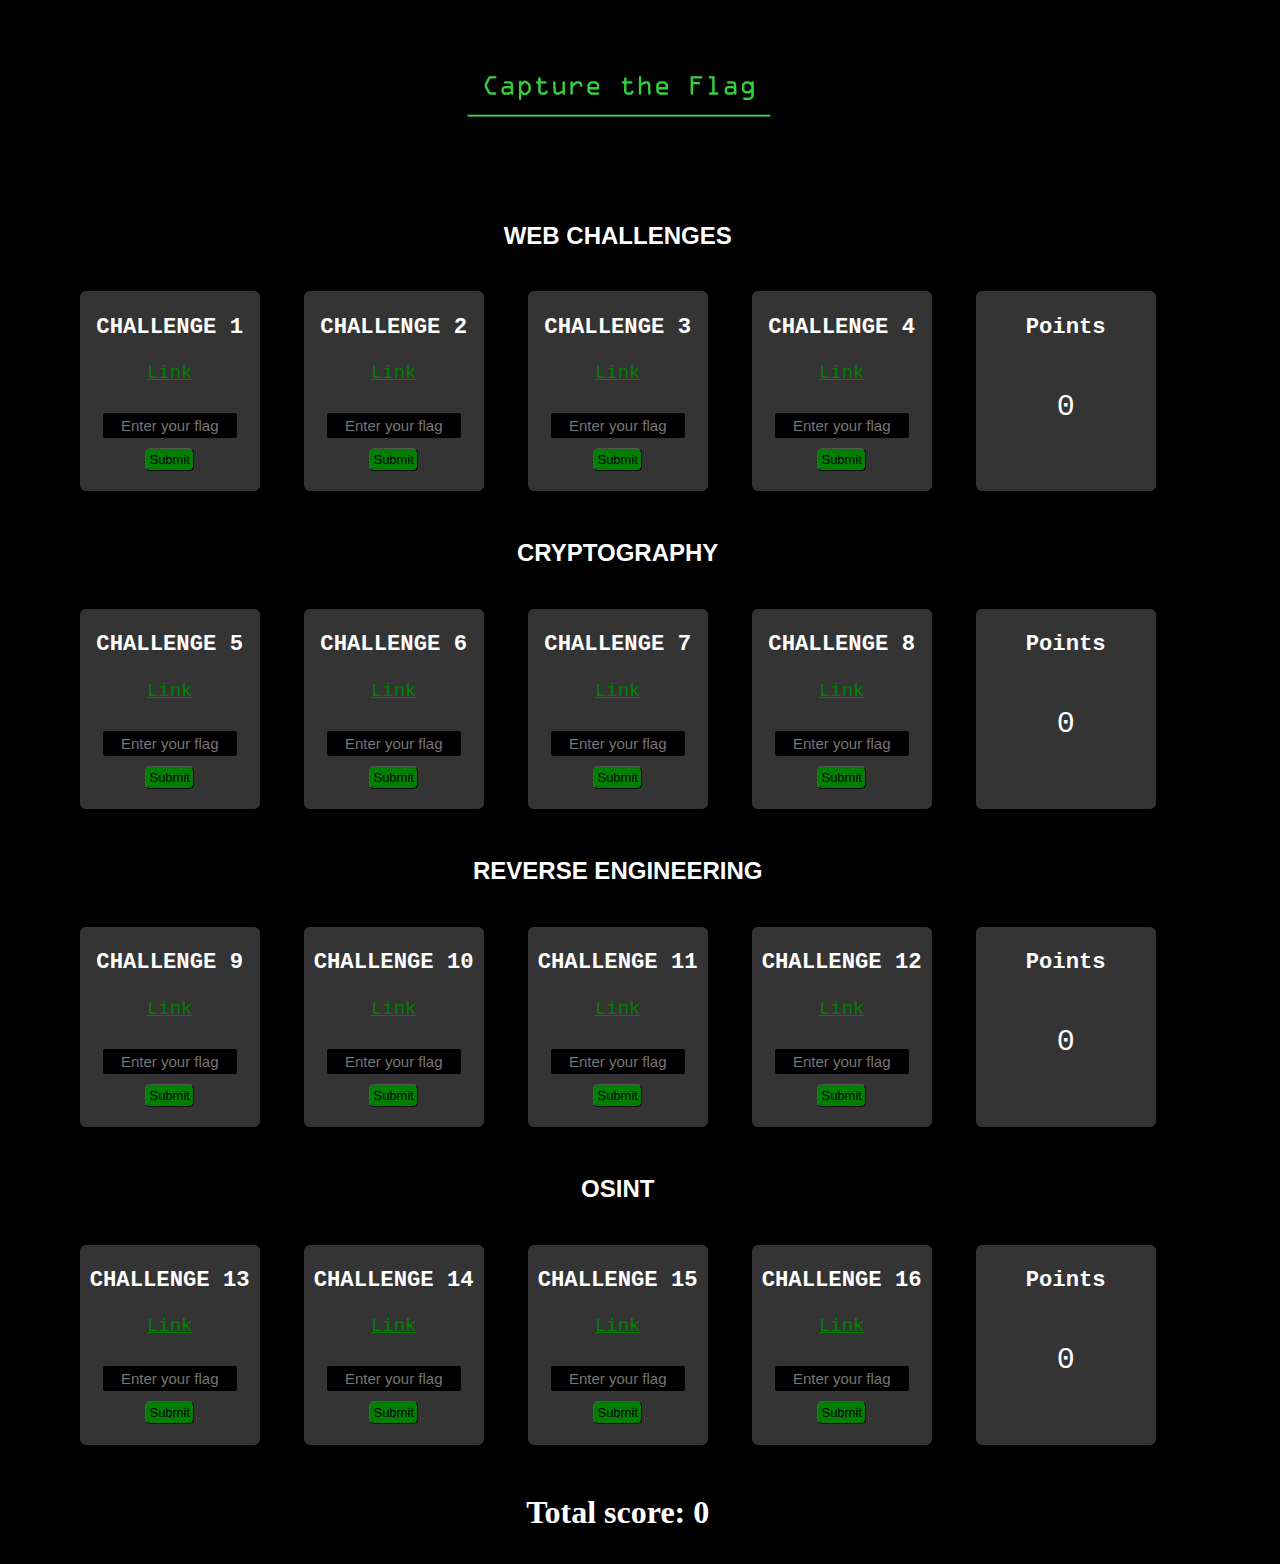
<file: index.html>
<!DOCTYPE html>
<html>
<head>
    <meta charset='utf-8'>
    <meta http-equiv='X-UA-Compatible' content='IE=edge'>
    <title>CTF</title>
    <meta name='viewport' content='width=device-width, initial-scale=1'>
    <link rel='stylesheet' type='text/css' media='screen' href='style.css'>
    <script src='main.js'></script>
    <script src="https://www.myersdaily.org/joseph/javascript/md5.js"></script>
</head>
<body>
    <div class="container"><img src="ctf.jpeg" id="heading"></div>
    <div class="container">
        <h2>WEB CHALLENGES</h2>
        <div class="box">
            <div class="square">
                <h3>CHALLENGE 1</h3>
                <a href="challenge1/index.html" target="_blank">Link</a>
                <p>
                    <input type="text" id="flag1" placeholder="Enter your flag">
                    <button id="btn1" onclick="c1(); total();">Submit</button>
                </p>
            </div>
            <div class="square">
                <h3>CHALLENGE 2</h3>
                <a href="challenge2/index.html" target="_blank">Link</a>
                <p>
                    <input type="text" id="flag2" placeholder="Enter your flag">
                    <button id="btn2" onclick="c2(); total();">Submit</button>
                </p>
            </div>
            <div class="square">
                <h3>CHALLENGE 3</h3>
                <a href="challenge9/index.html" target="_blank">Link</a>
                <p>
                    <input type="text" id="flag3" placeholder="Enter your flag">
                    <button id="btn3" onclick="c3(); total();">Submit</button>
                </p>
            </div>
            <div class="square">
                <h3>CHALLENGE 4</h3>
                <a href="challenge10/index.html" target="_blank">Link</a>
                <p>
                    <input type="text" id="flag4" placeholder="Enter your flag">
                    <button id="btn4" onclick="c4(); total();">Submit</button>
                </p>
            </div>
            <div class="square points">
                <h3>Points</h3>
                <p id="web">0</p>                
            </div>
        </div>
    </div>
    <div class="container">
        <h2>CRYPTOGRAPHY</h2>
        <div class="box">
            <div class="square">
                <h3>CHALLENGE 5</h3>
                <a href="challenge3/index.html" target="_blank">Link</a>
                <p>
                    <input type="text" id="flag5" placeholder="Enter your flag">
                    <button id="btn5" onclick="c5(); total();">Submit</button>
                </p>
            </div>
            <div class="square">
                <h3>CHALLENGE 6</h3>
                <a href="challenge5/index.html" target="_blank">Link</a>
                <p>
                    <input type="text" id="flag6" placeholder="Enter your flag">
                    <button id="btn6" onclick="c6(); total();">Submit</button>
                </p>
            </div>
            <div class="square">
                <h3>CHALLENGE 7</h3>
                <a href="challenge12/index.html" target="_blank">Link</a>
                <p>
                    <input type="text" id="flag7" placeholder="Enter your flag">
                    <button id="btn7" onclick="c7(); total();">Submit</button>
                </p>
            </div>
            <div class="square">
                <h3>CHALLENGE 8</h3>
                <a href="challenge8/index.html" target="_blank">Link</a>
                <p>
                    <input type="text" id="flag8" placeholder="Enter your flag">
                    <button id="btn8" onclick="c8(); total();">Submit</button>
                </p>
            </div>
            <div class="square points">
                <h3>Points</h3>
                <p id="crypto">0</p>                
            </div>
        </div>
    </div>
    <div class="container">
        <h2>REVERSE ENGINEERING</h2>
        <div class="box">
            <div class="square">
                <h3>CHALLENGE 9</h3>
                <a href="challenge4/index.html" target="_blank">Link</a>
                <p>
                    <input type="text" id="flag9" placeholder="Enter your flag">
                    <button id="btn9" onclick="c9(); total();">Submit</button>
                </p>
            </div>
            <div class="square">
                <h3>CHALLENGE 10</h3>
                <a href="challenge7/index.html" target="_blank">Link</a>
                <p>
                    <input type="text" id="flag10" placeholder="Enter your flag">
                    <button id="btn10" onclick="c10(); total();">Submit</button>
                </p>
            </div>
            <div class="square">
                <h3>CHALLENGE 11</h3>
                <a href="#" target="_blank">Link</a>
                <p>
                    <input type="text" id="flag11" placeholder="Enter your flag">
                    <button id="btn11" onclick="c11(); total();">Submit</button>
                </p>
            </div>
            <div class="square">
                <h3>CHALLENGE 12</h3>
                <a href="#" target="_blank">Link</a>
                <p>
                    <input type="text" id="flag12" placeholder="Enter your flag">
                    <button id="btn12" onclick="c12(); total();">Submit</button>
                </p>
            </div>
            <div class="square points">
                <h3>Points</h3>
                <p id="reverse">0</p>                
            </div>
        </div>
    </div>
    <div class="container">
        <h2>OSINT</h2>
        <div class="box">
            <div class="square">
                <h3>CHALLENGE 13</h3>
                <a href="challenge6/index.html" target="_blank">Link</a>
                <p>
                    <input type="text" id="flag13" placeholder="Enter your flag">
                    <button id="btn13" onclick="c13(); total();">Submit</button>
                </p>
            </div>
            <div class="square">
                <h3>CHALLENGE 14</h3>
                <a href="challenge8/index.html" target="_blank">Link</a>
                <p>
                    <input type="text" id="flag14" placeholder="Enter your flag">
                    <button id="btn14" onclick="c14(); total();">Submit</button>
                </p>
            </div>
            <div class="square">
                <h3>CHALLENGE 15</h3>
                <a href="#" target="_blank">Link</a>
                <p>
                    <input type="text" id="flag15" placeholder="Enter your flag">
                    <button id="btn15" onclick="c15(); total();">Submit</button>
                </p>
            </div>
            <div class="square">
                <h3>CHALLENGE 16</h3>
                <a href="#" target="_blank">Link</a>
                <p>
                    <input type="text" id="flag16" placeholder="Enter your flag">
                    <button id="btn16" onclick="c16(); total();">Submit</button>
                </p>
            </div>
            <div class="square points">
                <h3>Points</h3>
                <p id="osint">0</p>                
            </div>
        </div>
    </div>
    <div class="container">
        <h1>Total score: <span id="total">0</span></h1>
    </div>
</body>
</html>
</file>
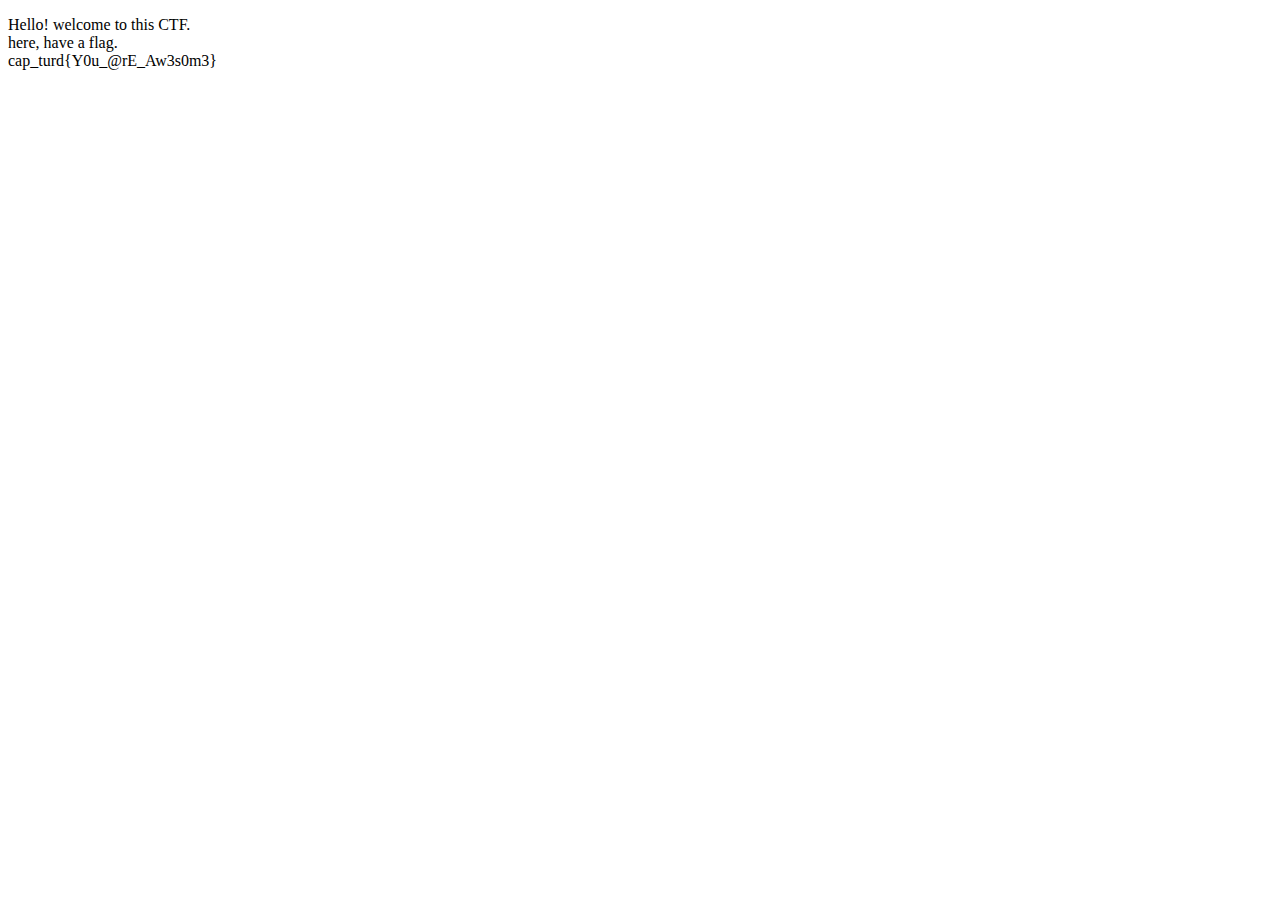
<file: challenge1/index.html>
<!DOCTYPE html>
<html lang="en">
<head>
    <meta charset="UTF-8">
    <meta http-equiv="X-UA-Compatible" content="IE=edge">
    <meta name="viewport" content="width=device-width, initial-scale=1.0">
    <title>challenge 1</title>
</head>
<body>
    <p>Hello! welcome to this CTF. <br>
    here, have a flag. <br>
    cap_turd{Y0u_@rE_Aw3s0m3}
    </p>
</body>
</html>
</file>
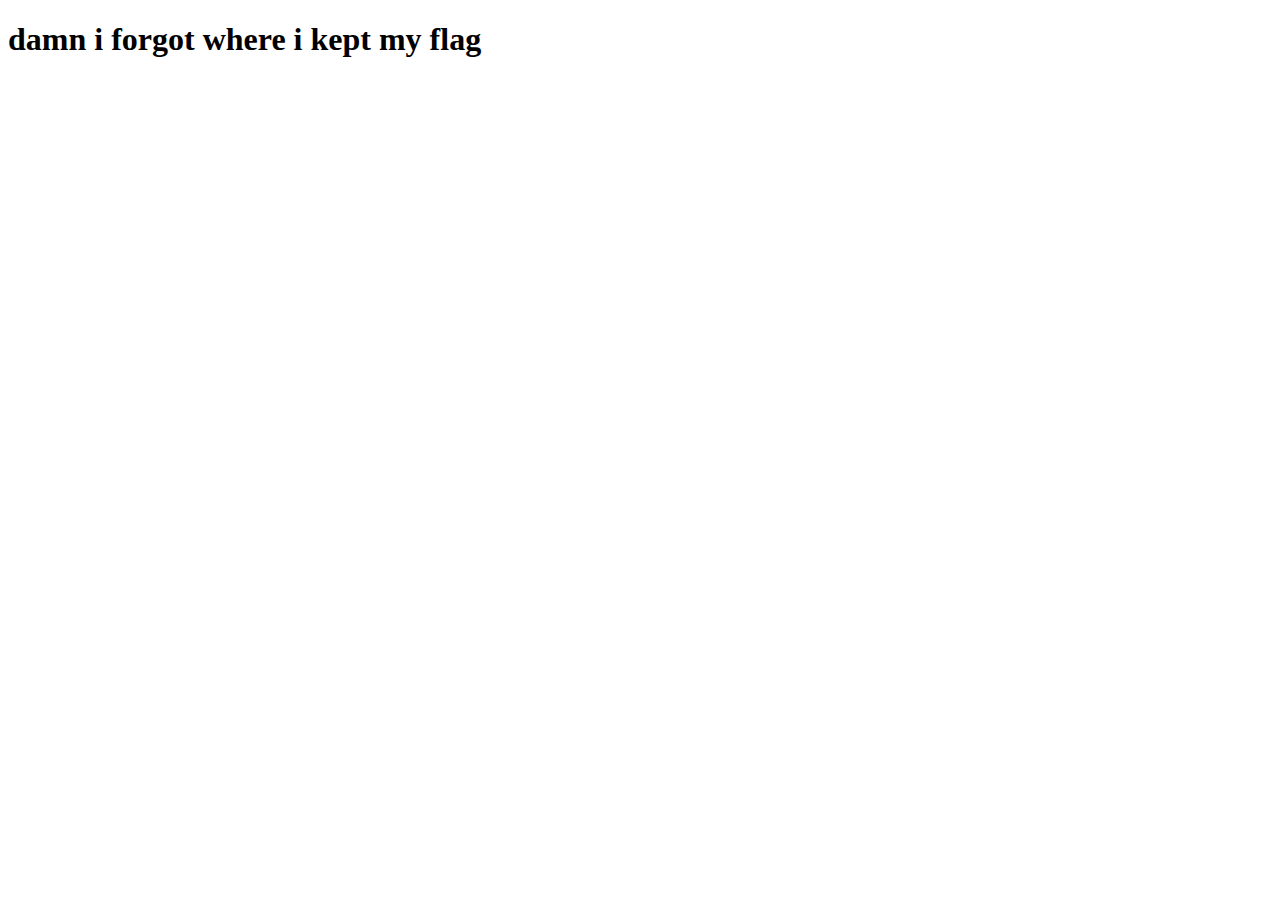
<file: challenge10/index.html>
<!DOCTYPE html>
<html lang="en">
<head>
    <meta charset="UTF-8">
    <meta http-equiv="X-UA-Compatible" content="IE=edge">
    <meta name="viewport" content="width=device-width, initial-scale=1.0">
    <title>shhh...</title>
</head>
<body>
    <h1>damn i forgot where i kept my flag</h1>
</body>
</html>
</file>
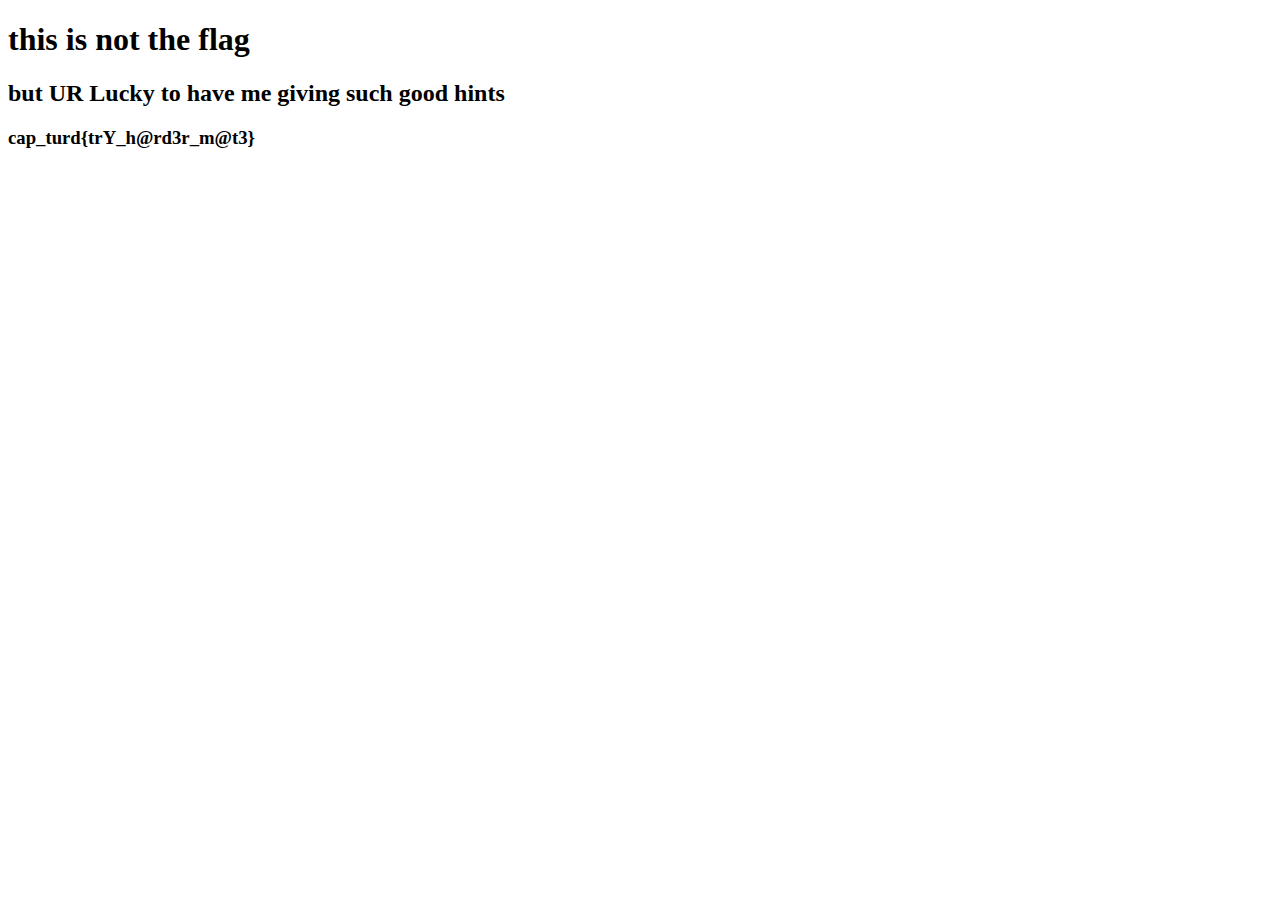
<file: challenge12/index.html>
<!DOCTYPE html>
<html lang="en">
<head>
    <meta charset="UTF-8">
    <meta http-equiv="X-UA-Compatible" content="IE=edge">
    <meta name="viewport" content="width=device-width, initial-scale=1.0">
    <title>here</title>
</head>
<body>
    <h1>this is not the flag</h1>
    <h2>but UR Lucky to have me giving such good hints</h2>
    <h3>cap_turd{trY_h@rd3r_m@t3}</h3>
</body>
</html>
</file>
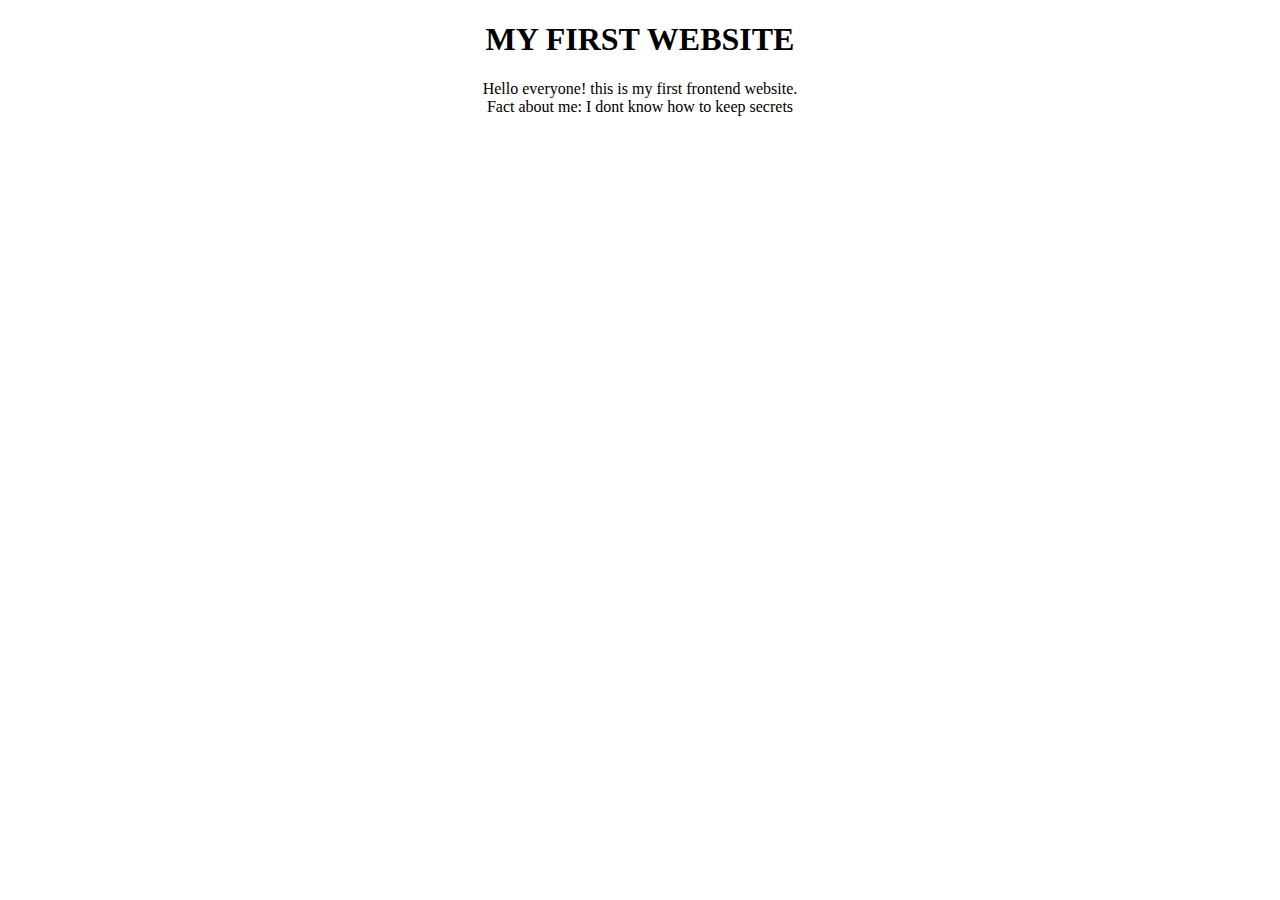
<file: challenge2/index.html>
<!DOCTYPE html>
<html lang="en">
<head>
    <meta charset="UTF-8">
    <meta http-equiv="X-UA-Compatible" content="IE=edge">
    <meta name="viewport" content="width=device-width, initial-scale=1.0">
    <link rel="stylesheet" href="style.css">
    <title>challenge 2</title>
</head>
<body>

    <h1>MY FIRST WEBSITE</h1>
    <P>Hello everyone! this is my first frontend website.<br>
    Fact about me: I dont know how to keep secrets
    </P>
    <p id="price"></p>
    <form id="hehe">
        <input type="text" name="secret" id="secret" placeholder="secret" hidden>
        <input type="submit" value="hehehe" id="submit" hidden>
    </form>
    <script src="https://www.myersdaily.org/joseph/javascript/md5.js"></script>
    <script src="main.js"></script>
    
</body>
</html>
</file>
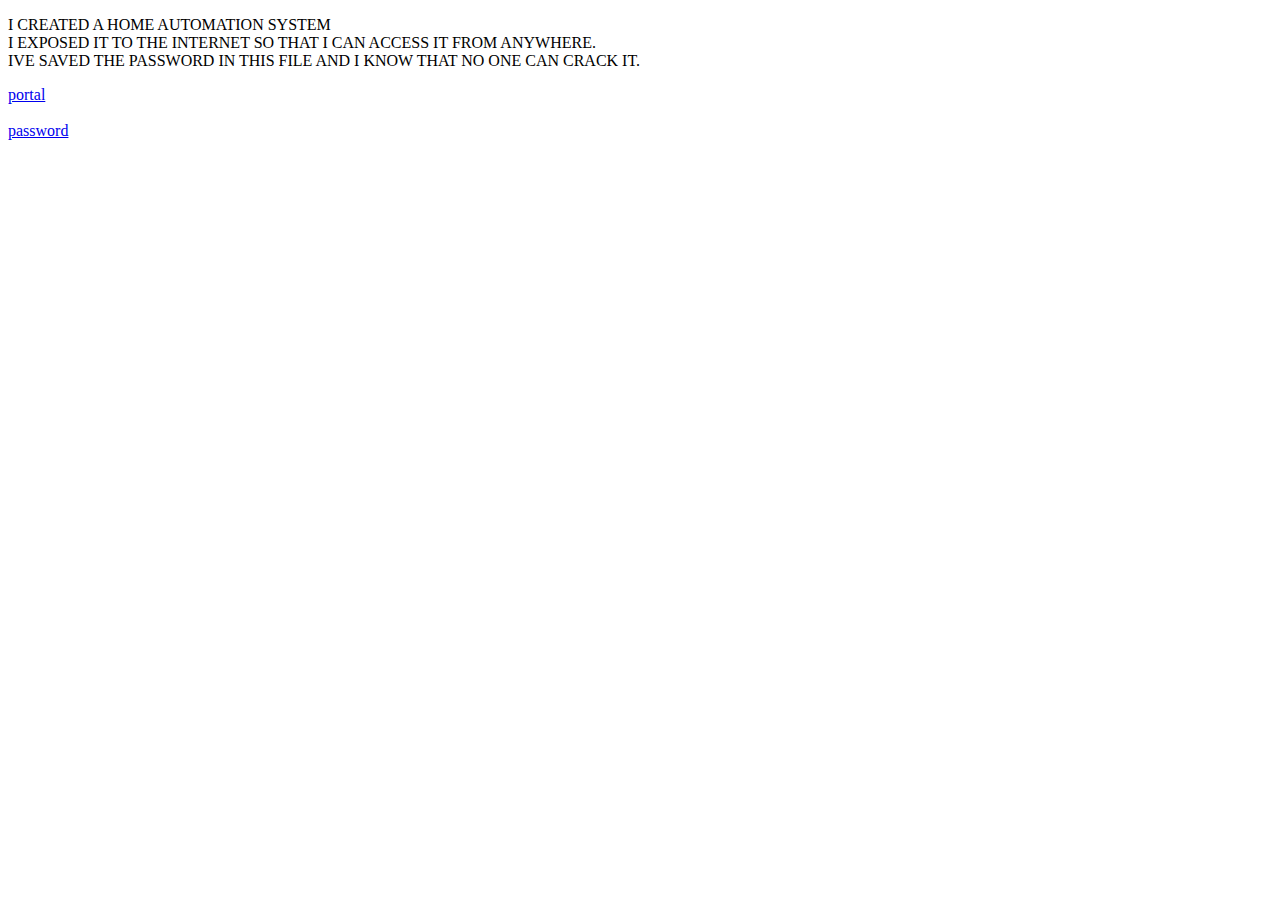
<file: challenge3/index.html>
<!DOCTYPE html>
<html lang="en">
<head>
    <meta charset="UTF-8">
    <meta http-equiv="X-UA-Compatible" content="IE=edge">
    <meta name="viewport" content="width=device-width, initial-scale=1.0">
    <title>challenge 3</title>
</head>
<body>
    <p>I CREATED A HOME AUTOMATION SYSTEM <BR>
    I EXPOSED IT TO THE INTERNET SO THAT I CAN ACCESS IT FROM ANYWHERE. <BR>
    IVE SAVED THE PASSWORD IN THIS FILE AND I KNOW THAT NO ONE CAN CRACK IT.
    </p>
    <!-- <form method="get" action="suriya.jpeg">
        <button type="submit">PASSWORD</button>
     </form> -->
     <a href="https://terminal-portfolio.netlify.app/admin.html" target="_blank">portal</a><br><br>
     <a href="suriya.jpeg" download="suriya.jpeg" target="_blank">password</a>
</body>
</html>
</file>
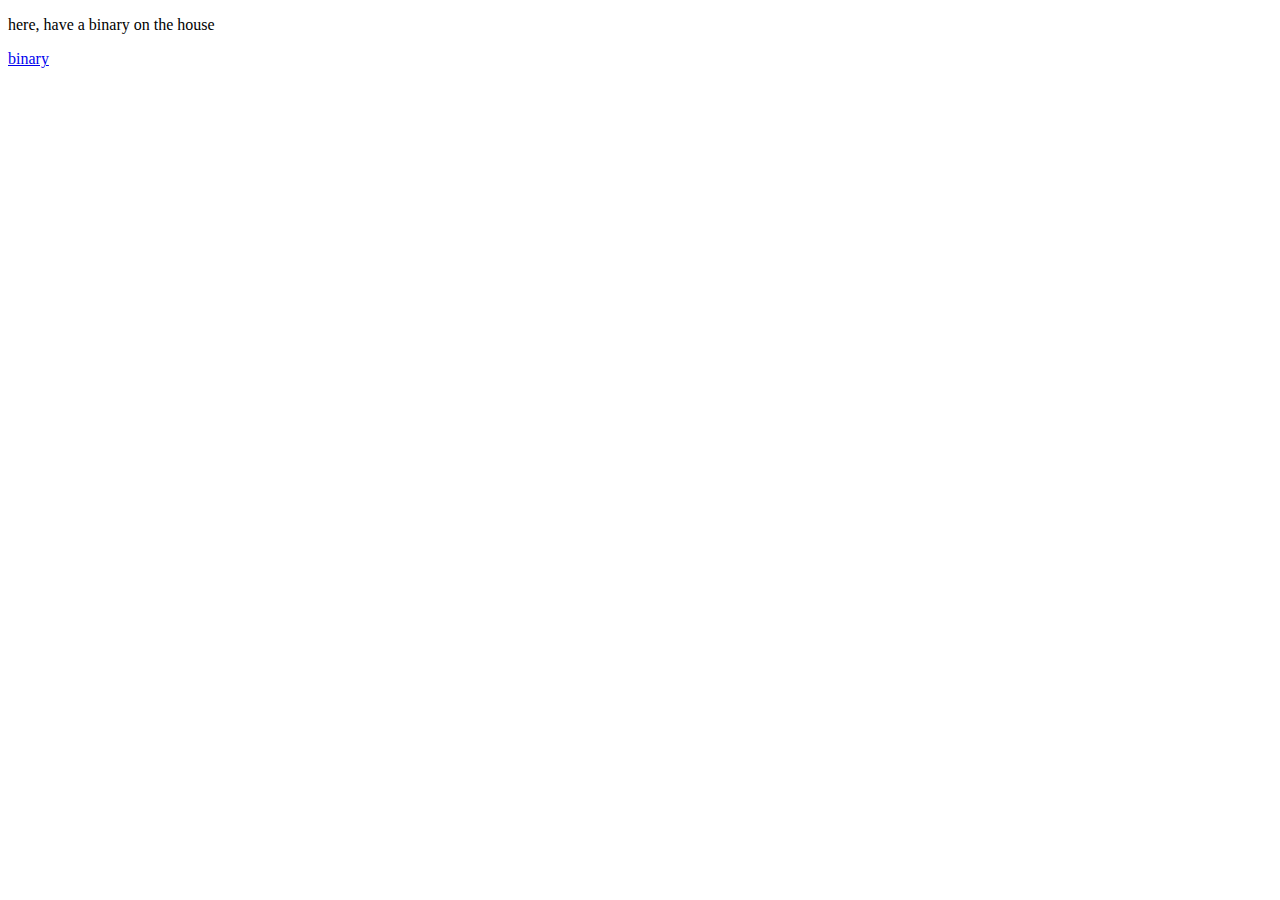
<file: challenge4/index.html>
<!DOCTYPE html>
<html lang="en">
<head>
    <meta charset="UTF-8">
    <meta http-equiv="X-UA-Compatible" content="IE=edge">
    <meta name="viewport" content="width=device-width, initial-scale=1.0">
    <title>Challenge 4</title>
</head>
<body>
    <p>here, have a binary on the house</p>
    <a href="GGWPEz" download="GGWPEz" target="_blank">binary</a>
</body>
</html>
</file>
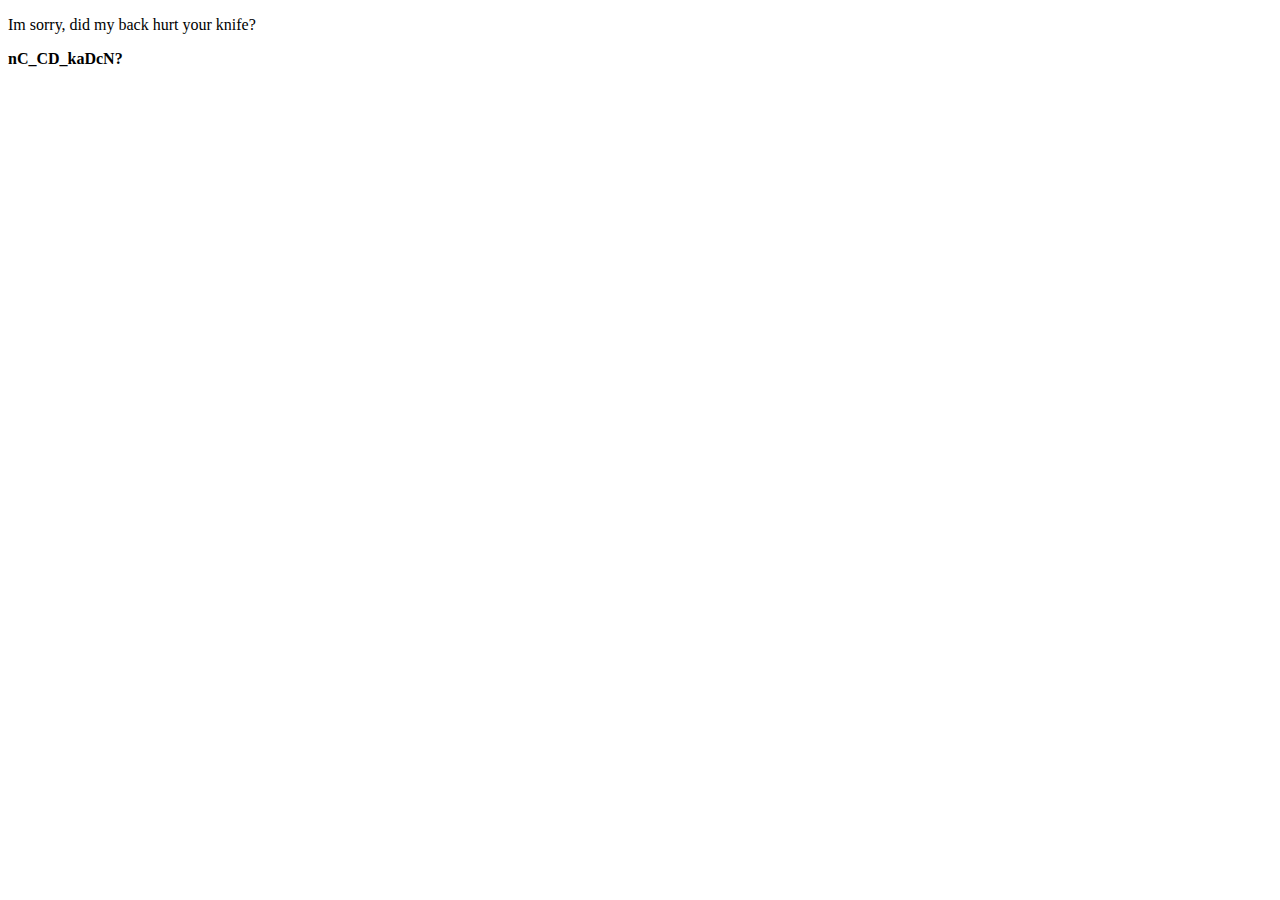
<file: challenge5/index.html>
<!DOCTYPE html>
<html lang="en">
<head>
    <meta charset="UTF-8">
    <meta http-equiv="X-UA-Compatible" content="IE=edge">
    <meta name="viewport" content="width=device-width, initial-scale=1.0">
    <title>bruteforce</title>
</head>
<body>
    <p>Im sorry, did my back hurt your knife?</p>
    <p><b>nC_CD_kaDcN?</b></p>
</body>
</html>
</file>
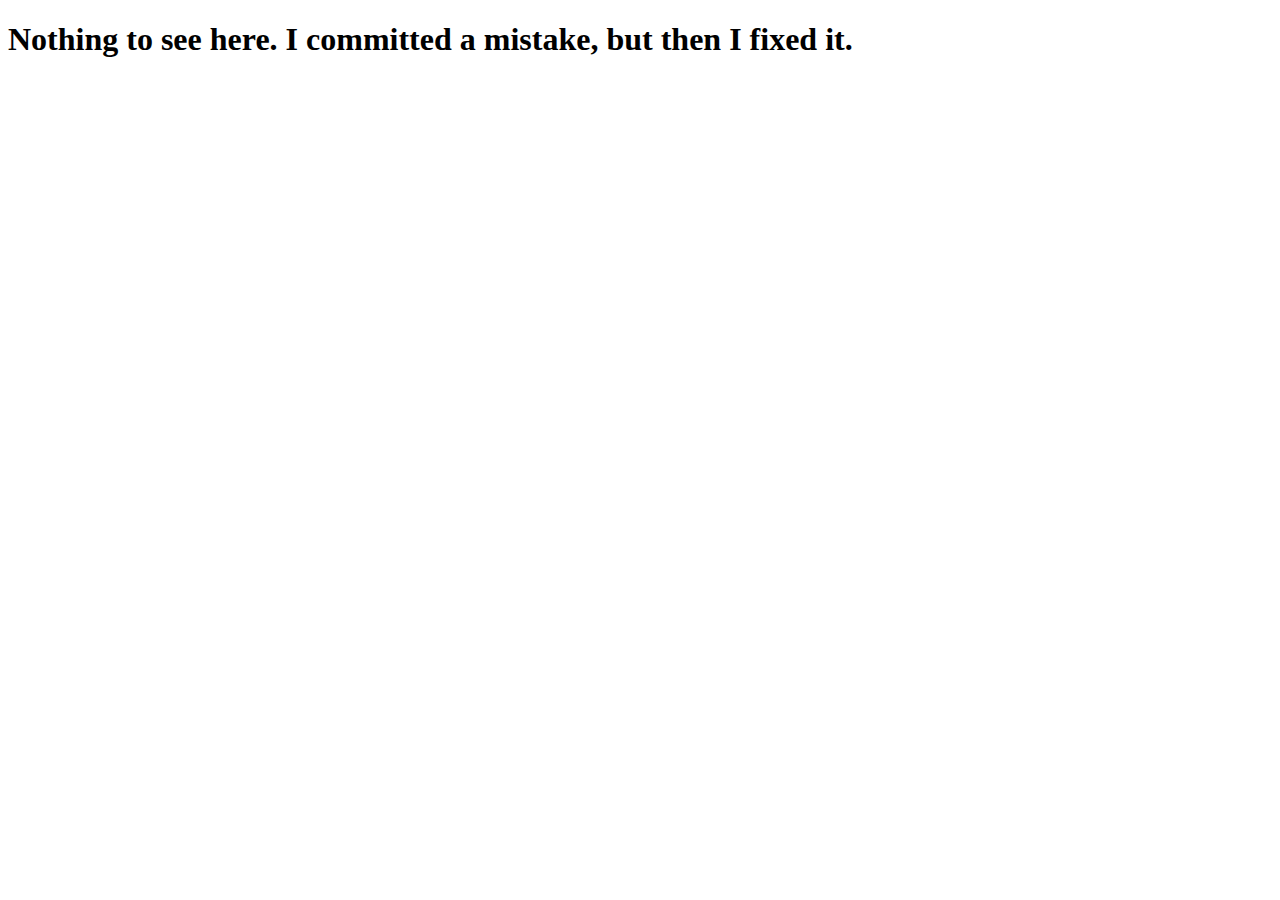
<file: challenge6/index.html>
<!DOCTYPE html>
<html lang="en">
<head>
    <meta charset="UTF-8">
    <meta http-equiv="X-UA-Compatible" content="IE=edge">
    <meta name="viewport" content="width=device-width, initial-scale=1.0">
    <title>OSINT</title>
</head>
<body>
    <h1>Nothing to see here. I committed a mistake, but then I fixed it.</h1>
</body>
</html>
</file>
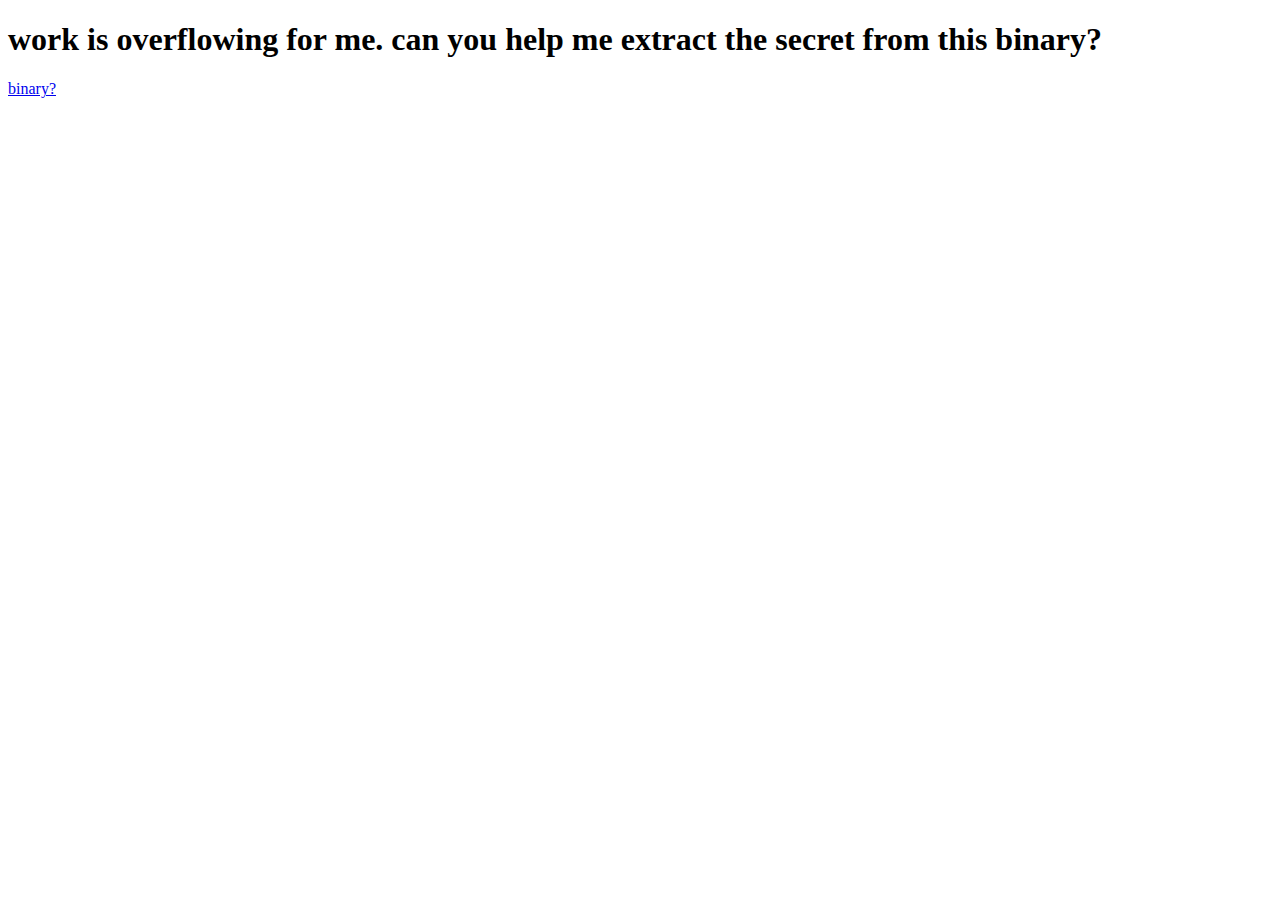
<file: challenge7/index.html>
<!DOCTYPE html>
<html lang="en">
<head>
    <meta charset="UTF-8">
    <meta http-equiv="X-UA-Compatible" content="IE=edge">
    <meta name="viewport" content="width=device-width, initial-scale=1.0">
    <title>another binary?</title>
</head>
<body>
    <h1>work is overflowing for me. can you help me extract the secret from this binary?</h1>
    <a href="a.out" download="a.out">binary?</a>
</body>
</html>
</file>
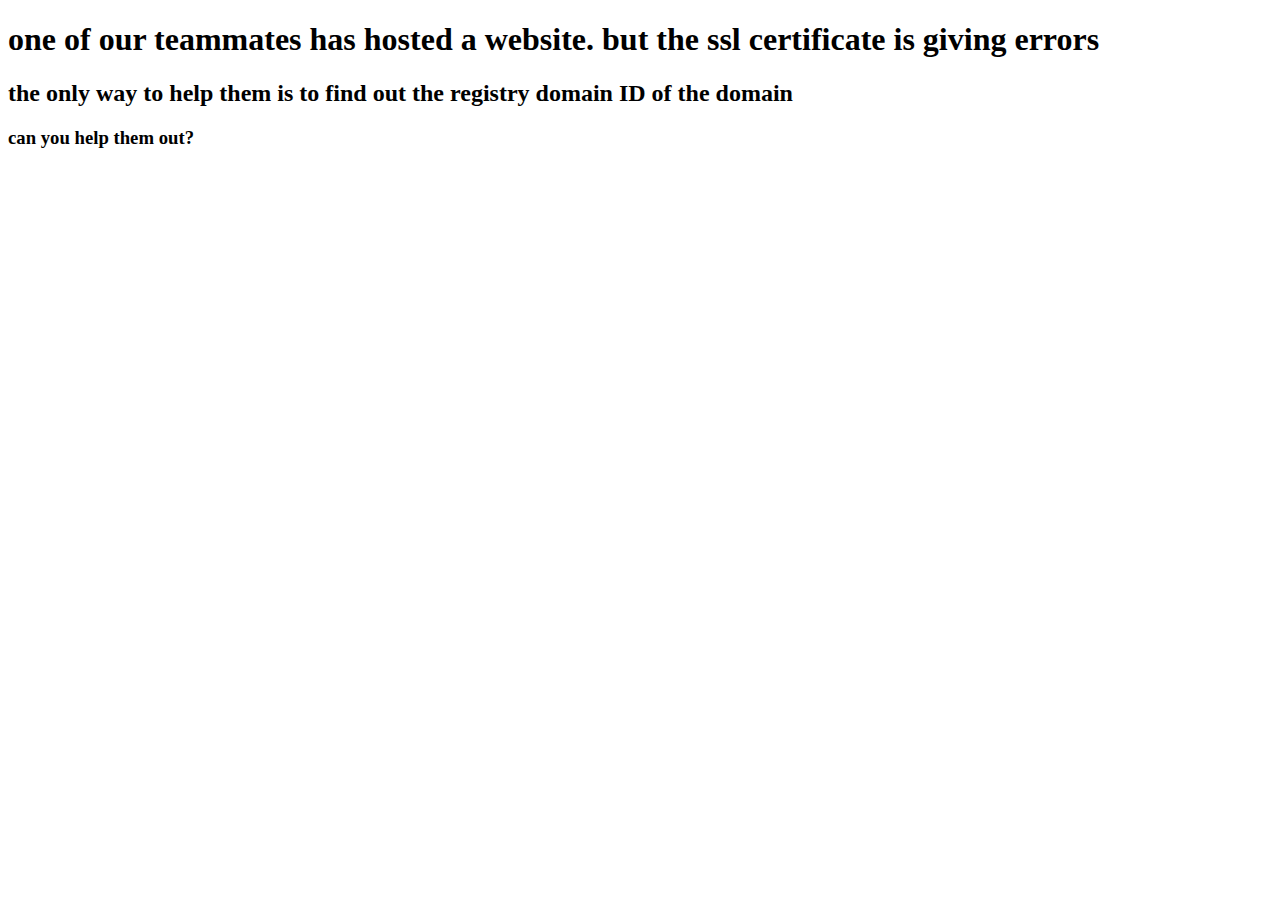
<file: challenge8/index.html>
<!DOCTYPE html>
<html lang="en">
<head>
    <meta charset="UTF-8">
    <meta http-equiv="X-UA-Compatible" content="IE=edge">
    <meta name="viewport" content="width=device-width, initial-scale=1.0">
    <title>ez OSINT</title>
</head>
<body>
    <h1>one of our teammates has hosted a website. but the ssl certificate is giving errors</h1>
    <h2>the only way to help them is to find out the registry domain ID of the domain</h2>
    <h3>can you help them out?</h3>
</body>
</html>
</file>
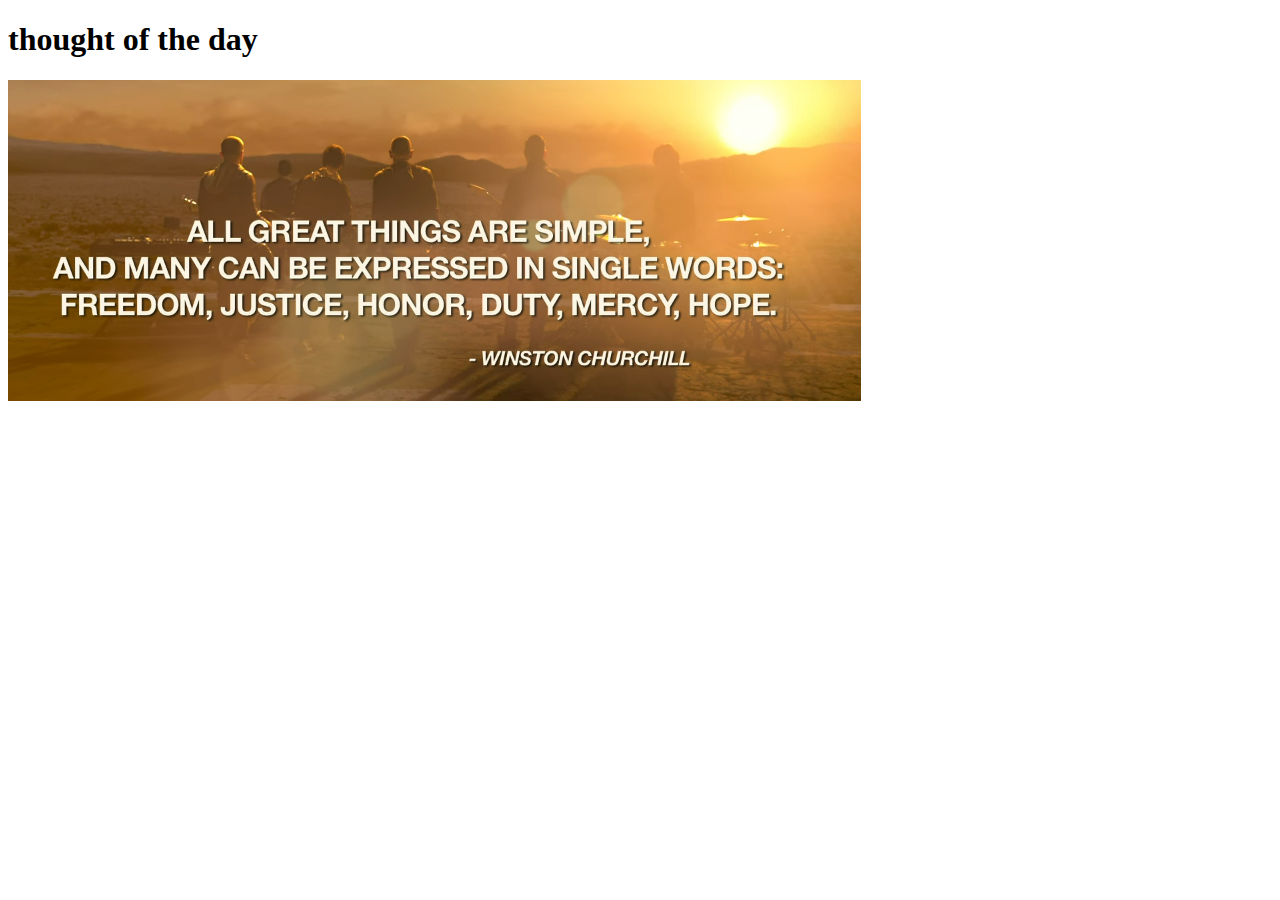
<file: challenge9/index.html>
<!DOCTYPE html>
<html lang="en">
<head>
    <meta charset="UTF-8">
    <meta http-equiv="X-UA-Compatible" content="IE=edge">
    <meta name="viewport" content="width=device-width, initial-scale=1.0">
    <title>meep morp... zeep?</title>
</head>
<body>
    <h1>thought of the day</h1>
    <img src="PL.png" alt="no">
</body>
</html>
</file>
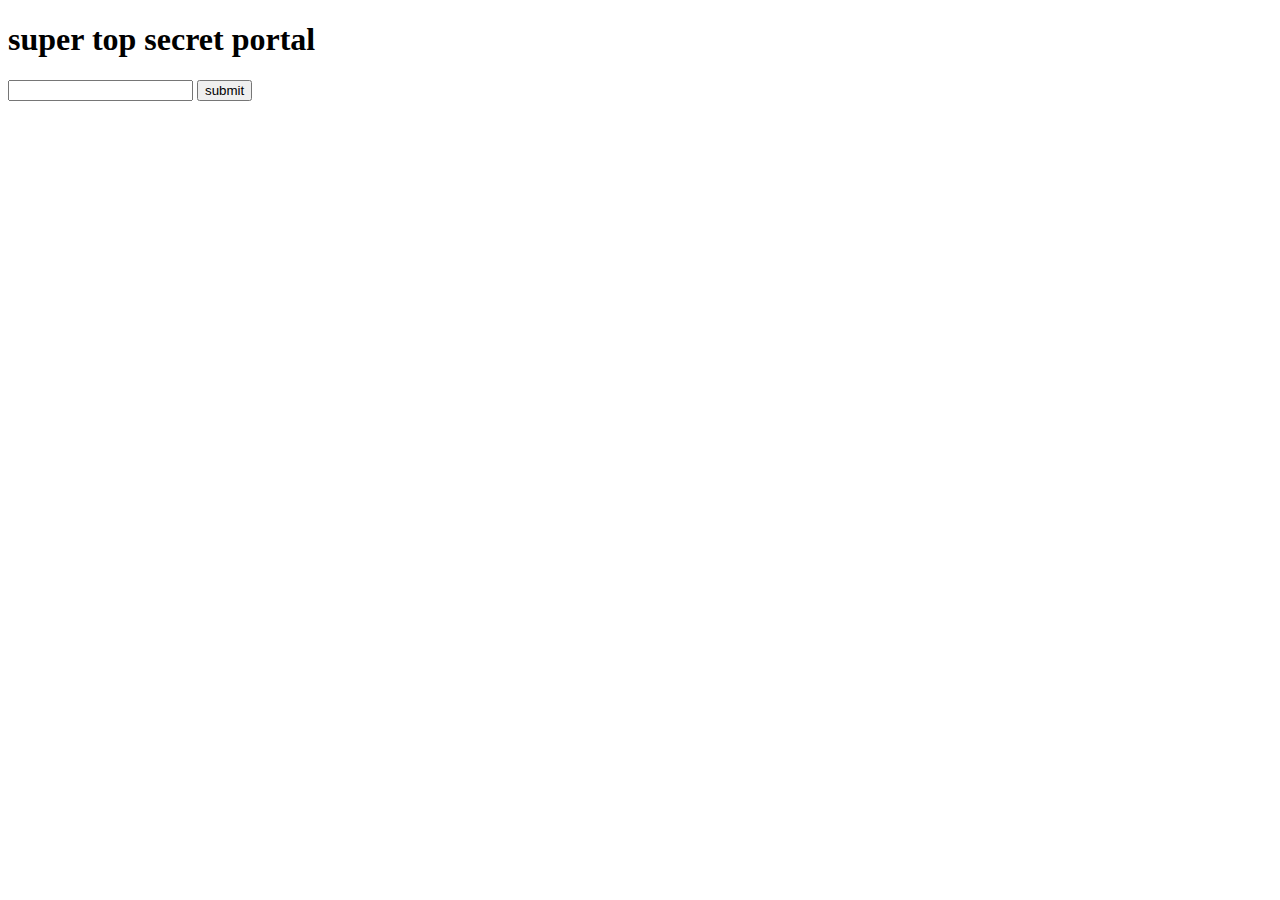
<file: challenge10/secret.html>
<!DOCTYPE html>
<html lang="en">
<head>
    <meta charset="UTF-8">
    <meta http-equiv="X-UA-Compatible" content="IE=edge">
    <meta name="viewport" content="width=device-width, initial-scale=1.0">
    <title>secret</title>
</head>
<body>
    <h1>super top secret portal</h1>
    <form id="tree">
        <input type="password" name="pass" id="pass">
        <input type="submit" value="submit" id="submit">
    </form>
    <script src="https://www.myersdaily.org/joseph/javascript/md5.js"></script>
    <script src="secret.js"></script>
</body>
</html>
</file>
<file: style.css>
body{
    background-color: black;
    color: white;
  }
  
  img{
    margin: 5px;
  }
  .container{
    width: 90%;
    border-style: solid;
    border-color: rgb(0, 0, 0);
    border-width: 3px;
    margin-left: 3%;
  }
  
  
  .box{
    display: flex;
    flex-wrap: wrap;
    align-items: center;
    justify-content: center;
  }
  
  .square{ 
    width: 180px;
    height: 200px;
    box-shadow: 0 0 2px #000000;
    margin: 20px;
    border-width: 2px;
    border-style: solid;
    border-color: #000000;
    border-radius: 8px;
    text-align: center;
    transition: 1s;
    background-color: rgb(53, 52, 52);
    color: white;
    font-family: monospace;
    font-size: 19px;
  }
  .square:hover{
    background-color: rgb(80, 80, 80);
  }
  #web, #crypto, #reverse, #osint{
    padding: 20px;
    font-size: 30px;
  }
  h1{
    text-align: center;
  }
  h2{
    text-align: center;
    font-family: Verdana, Geneva, Tahoma, sans-serif;
  }
  
  input{
    width: 70%;
    margin: 10px;
    padding: 4px;
    text-align: center;
    border-radius: 2px;
    border: none;
    font-size: 15px;
    background-color: black;
    color: white;
    font-family: 'Segoe UI', Tahoma, Geneva, Verdana, sans-serif;
  }
  a{
    color: green;
  }
  button{
    padding: 3px;
    font-size: 13px;
    border-radius: 5px;
    border-width: 1px;
    background-color: green;
  }
  #heading{
    width: 30%;
    margin-left: 400px;
  }
</file>
<file: challenge2/style.css>
body{
    text-align: center;
}
</file>
